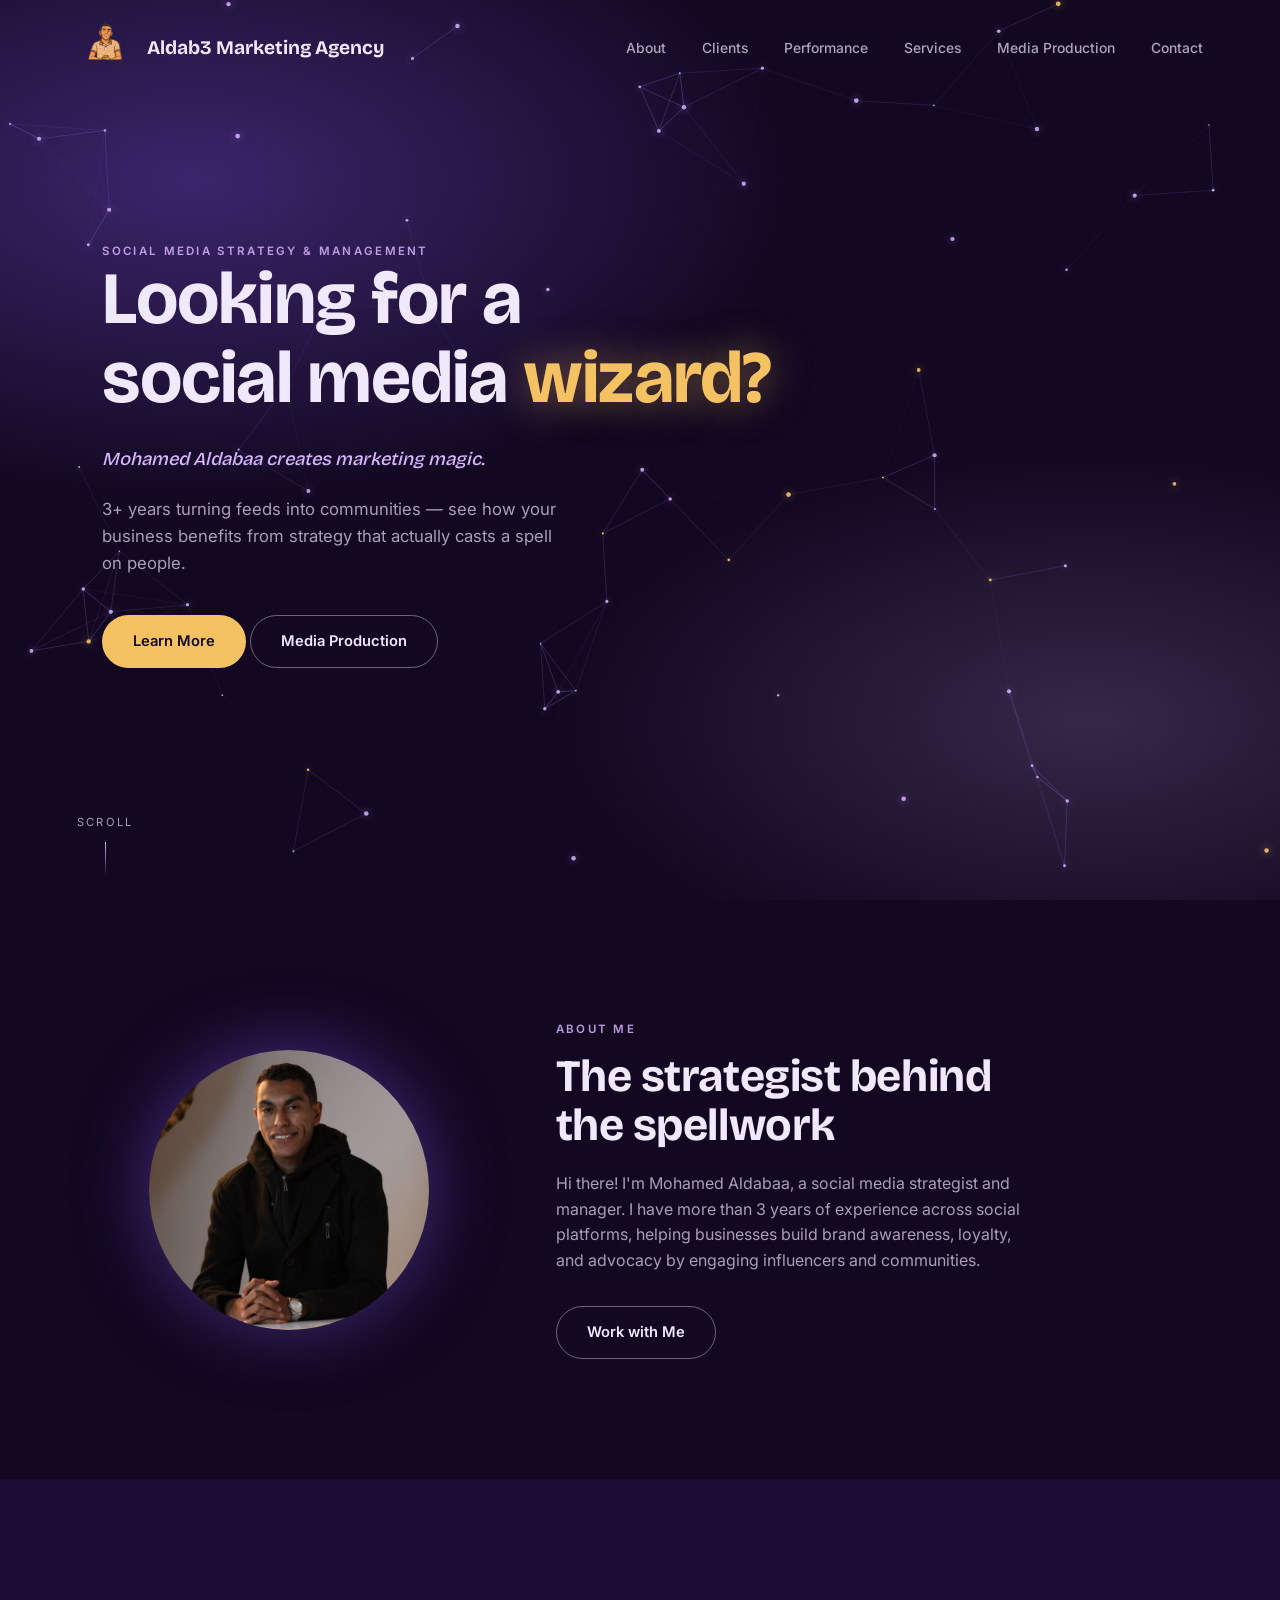
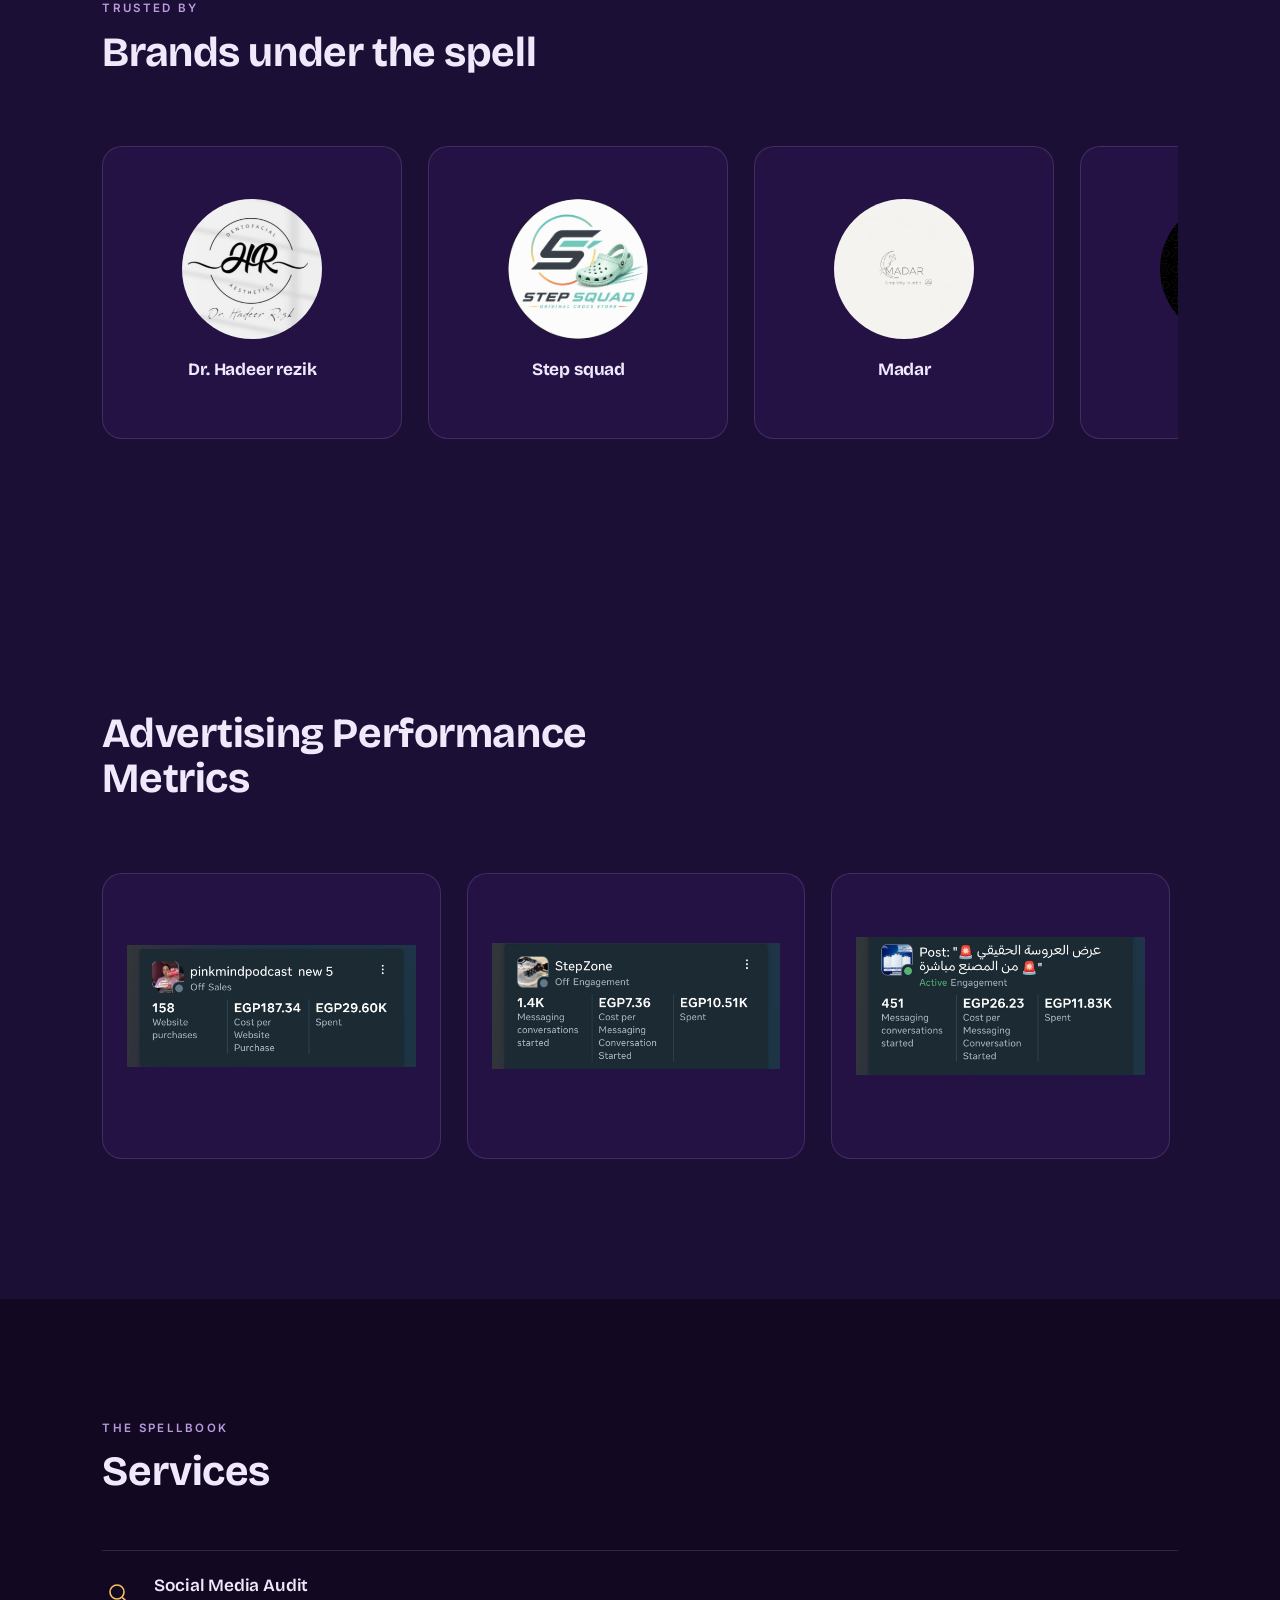
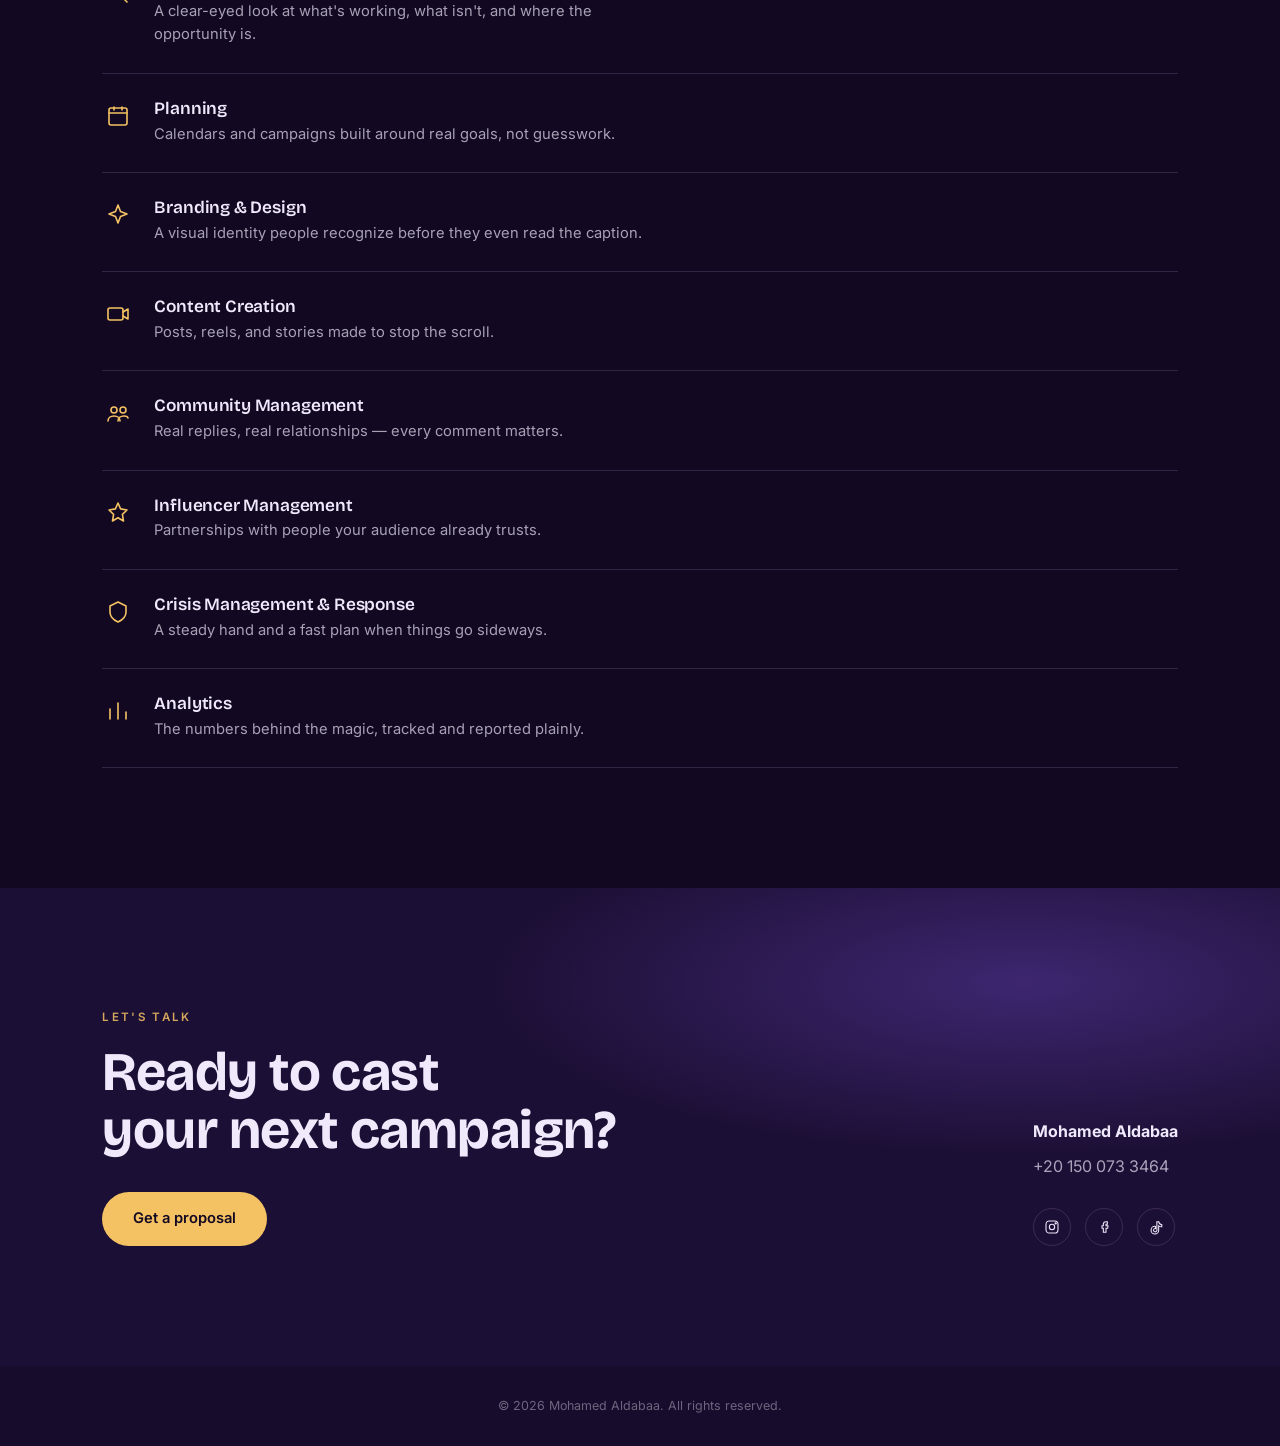
<file: index.html>
<!DOCTYPE html>
<html lang="en">
<head>
<meta charset="UTF-8">
<meta name="viewport" content="width=device-width, initial-scale=1.0">
<title>Aldab3 Marketing Agency</title>
<link rel="preconnect" href="https://fonts.googleapis.com">
<link rel="preconnect" href="https://fonts.gstatic.com" crossorigin>
<link href="https://fonts.googleapis.com/css2?family=Bricolage+Grotesque:opsz,wght@12..96,400;12..96,500;12..96,600;12..96,700;12..96,800&family=Inter:wght@400;500;600;700&display=swap" rel="stylesheet">
<link rel="stylesheet" href="style.css">
</head>
<body>

<nav id="navbar">
  <a href="#top" class="nav-brand">
    <img src="./images/Adobe Express - file.png" alt="Aldab3 Marketing Agency logo" class="nav-logo">
    <span class="nav-name">Aldab3 Marketing Agency</span>
  </a>

  <button class="nav-toggle" id="navToggle" aria-label="Open menu" aria-expanded="false">
    <span></span><span></span><span></span>
  </button>

  <div class="nav-links" id="navLinks">
    <a href="#about">About</a>
    <a href="#clients">Clients</a>
    <a href="#Performance">Performance</a>
    <a href="#services">Services</a>
    <a href="dabaa-media-production.html">Media Production</a>
    <a href="#contact">Contact</a>
  </div>
</nav>

<!-- HERO -->
<section class="hero" id="top">
  <canvas id="constellation"></canvas>
  <div class="hero-inner">
    <div class="eyebrow">Social Media Strategy &amp; Management</div>
    <h1>Looking for a<br>social media <span class="glow">wizard?</span></h1>
    <p class="tagline">Mohamed Aldabaa creates marketing magic.</p>
    <p class="lede">3+ years turning feeds into communities — see how your business benefits from strategy that actually casts a spell on people.</p>
    <div class="hero-btn-row">
      <a href="#about" class="btn btn-gold">Learn More</a>
      <a href="dabaa-media-production.html" class="btn btn-outline">Media Production</a>
    </div>
  </div>
  <div class="scroll-cue">Scroll</div>
</section>

<!-- ABOUT -->
<section class="about" id="about">
  <div class="orb-wrap">
    <img class="about-portrait" src="./images/image.png" alt="Mohamed Aldabaa">
  </div>
  <div class="about-copy">
    <div class="eyebrow eyebrow-light">About Me</div>
    <h2>The strategist behind<br>the spellwork</h2>
    <p>Hi there! I'm Mohamed Aldabaa, a social media strategist and manager. I have more than 3 years of experience across social platforms, helping businesses build brand awareness, loyalty, and advocacy by engaging influencers and communities.</p>
    <a href="#contact" class="btn btn-outline">Work with Me</a>
  </div>
</section>

<!-- CLIENTS -->
<section class="clients" id="clients">
  <div class="section-head">
    <div class="eyebrow eyebrow-light">Trusted By</div>
    <h2>Brands under the spell</h2>
  </div>
  <div class="client-grid">
    <div class="client-card">
      <img class="client-mark" src="./images/1.jpeg" alt="Dr. Hadeer Rezik">
      <h3>Dr. Hadeer rezik</h3>
    </div>
    <div class="client-card">
      <img class="client-mark" src="./images/2.jpeg" alt="Step Squad">
      <h3>Step squad</h3>
    </div>
    <div class="client-card">
      <img class="client-mark" src="./images/3.jpeg" alt="Madar">
      <h3>Madar</h3>
    </div>
    <div class="client-card">
      <img class="client-mark" src="./images/4.jpeg" alt="Tie & Suit">
      <h3>Tie & suit</h3>
    </div>
    <div class="client-card">
      <img class="client-mark" src="./images/5.jpeg" alt="Step Zone">
      <h3>Step zone</h3>
    </div>
    <div class="client-card">
      <img class="client-mark" src="./images/6.jpeg" alt="Medbox">
      <h3>Medbox</h3>
    </div>
    <div class="client-card">
      <img class="client-mark" src="./images/7.jpeg" alt="Cake Magic">
      <h3>Cake magic</h3>
    </div>
    <div class="client-card">
      <img class="client-mark" src="./images/8.jpeg" alt="Yehia Mostafa Y&M">
      <h3>Yehia mostafa y&m</h3>
    </div>
    <div class="client-card">
      <img class="client-mark" src="./images/9.jpeg" alt="Veloura">
      <h3>Veloura</h3>
    </div>
    <div class="client-card">
      <img class="client-mark" src="./images/10.jpeg" alt="ابو سمرا">
      <h3>ابو سمرا</h3>
    </div>
    <div class="client-card">
      <img class="client-mark" src="./images/11.jpeg" alt="Dr. George Gamil">
      <h3>Dr. George gamil</h3>
    </div>
    <div class="client-card">
      <img class="client-mark" src="./images/12.jpeg" alt="العالمي للاطراف الصناعية">
      <h3>العالمي للاطراف الصناعية</h3>
    </div>
    <div class="client-card">
      <img class="client-mark" src="./images/13.jpeg" alt="مسمط الجامد">
      <h3>مسمط الجامد</h3>
    </div>
    <div class="client-card">
      <img class="client-mark" src="./images/14.jpeg" alt="Sobek Foam Mattress">
      <h3>Sobek foam mattress</h3>
    </div>
    <div class="client-card">
      <img class="client-mark" src="./images/15.jpeg" alt="Warshtna">
      <h3>Warshtna</h3>
    </div>
    <div class="client-card">
      <img class="client-mark" src="./images/16.jpeg" alt="Mimi Boutique">
      <h3>mimi boutiqua</h3>
    </div>
    <div class="client-card">
      <img class="client-mark" src="./images/17.jpeg" alt="مؤسسة الالفي">
      <h3>مؤسسة الالفي</h3>
    </div>
    <div class="client-card">
      <img class="client-mark" src="./images/18.jpeg" alt="Velvet">
      <h3>velvet</h3>
    </div>
    <div class="client-card">
      <img class="client-mark" src="./images/19.jpeg" alt="Arkadaşlar Showroom">
      <h3>Arkadaşlar Showroom</h3>
    </div>
    <div class="client-card">
      <img class="client-mark" src="./images/20.jpeg" alt="New House">
      <h3>new house</h3>
    </div>
    <div class="client-card">
      <img class="client-mark" src="./images/21.jpeg" alt="Little Boutique">
      <h3>little boutique</h3>
    </div>
    <div class="client-card">
      <img class="client-mark" src="./images/22.jpeg" alt="BlinKitchen">
      <h3>BlinKitchen</h3>
    </div>
  </div>
</section>

<!-- PERFORMANCE -->
<section class="Performance" id="Performance">
  <div class="section-head">
    <h2>Advertising Performance Metrics</h2>
  </div>
  <div class="Performance-grid">
    <div class="Performance-card"><img class="Performance-mark" src="./images/p1.jpeg" alt="Performance metric 1"></div>
    <div class="Performance-card"><img class="Performance-mark" src="./images/p2.jpeg" alt="Performance metric 2"></div>
    <div class="Performance-card"><img class="Performance-mark" src="./images/p3.jpeg" alt="Performance metric 3"></div>
    <div class="Performance-card"><img class="Performance-mark" src="./images/p4.jpeg" alt="Performance metric 4"></div>
    <div class="Performance-card"><img class="Performance-mark" src="./images/p5.jpeg" alt="Performance metric 5"></div>
    <div class="Performance-card"><img class="Performance-mark" src="./images/p6.jpeg" alt="Performance metric 6"></div>
    <div class="Performance-card"><img class="Performance-mark" src="./images/p7.jpeg" alt="Performance metric 7"></div>
    <div class="Performance-card"><img class="Performance-mark" src="./images/p8.jpeg" alt="Performance metric 8"></div>
    <div class="Performance-card"><img class="Performance-mark" src="./images/p9.jpeg" alt="Performance metric 9"></div>
    <div class="Performance-card"><img class="Performance-mark" src="./images/p10.jpeg" alt="Performance metric 10"></div>
  </div>
</section>

<!-- SERVICES -->
<section class="services" id="services">
  <div class="section-head">
    <div class="eyebrow eyebrow-light">The Spellbook</div>
    <h2>Services</h2>
  </div>
  <div class="service-list">
    <div class="service-row">
      <svg viewBox="0 0 24 24" fill="none" stroke-width="1.6" stroke-linecap="round" stroke-linejoin="round"><circle cx="11" cy="11" r="7"/><path d="M21 21l-4.3-4.3"/></svg>
      <div><h4>Social Media Audit</h4><p>A clear-eyed look at what's working, what isn't, and where the opportunity is.</p></div>
    </div>
    <div class="service-row">
      <svg viewBox="0 0 24 24" fill="none" stroke-width="1.6" stroke-linecap="round" stroke-linejoin="round"><rect x="3" y="4" width="18" height="17" rx="2"/><path d="M3 9h18M8 3v3M16 3v3"/></svg>
      <div><h4>Planning</h4><p>Calendars and campaigns built around real goals, not guesswork.</p></div>
    </div>
    <div class="service-row">
      <svg viewBox="0 0 24 24" fill="none" stroke-width="1.6" stroke-linecap="round" stroke-linejoin="round"><path d="M12 2l2.5 6.5L21 11l-6.5 2.5L12 20l-2.5-6.5L3 11l6.5-2.5L12 2z"/></svg>
      <div><h4>Branding &amp; Design</h4><p>A visual identity people recognize before they even read the caption.</p></div>
    </div>
    <div class="service-row">
      <svg viewBox="0 0 24 24" fill="none" stroke-width="1.6" stroke-linecap="round" stroke-linejoin="round"><rect x="2" y="6" width="15" height="12" rx="2"/><path d="M17 10l5-3v10l-5-3"/></svg>
      <div><h4>Content Creation</h4><p>Posts, reels, and stories made to stop the scroll.</p></div>
    </div>
    <div class="service-row">
      <svg viewBox="0 0 24 24" fill="none" stroke-width="1.6" stroke-linecap="round" stroke-linejoin="round"><circle cx="8" cy="9" r="3"/><circle cx="17" cy="9" r="3"/><path d="M2 20c0-3 2.5-5 6-5s6 2 6 5M12 20c0-3 2.5-5 6-5s3.5.7 4 2"/></svg>
      <div><h4>Community Management</h4><p>Real replies, real relationships — every comment matters.</p></div>
    </div>
    <div class="service-row">
      <svg viewBox="0 0 24 24" fill="none" stroke-width="1.6" stroke-linecap="round" stroke-linejoin="round"><path d="M12 2l2.6 5.9L21 9l-4.6 4.3L17.5 20 12 16.8 6.5 20l1.1-6.7L3 9l6.4-1.1z"/></svg>
      <div><h4>Influencer Management</h4><p>Partnerships with people your audience already trusts.</p></div>
    </div>
    <div class="service-row">
      <svg viewBox="0 0 24 24" fill="none" stroke-width="1.6" stroke-linecap="round" stroke-linejoin="round"><path d="M12 2l8 4v6c0 5-3.5 8-8 10-4.5-2-8-5-8-10V6l8-4z"/></svg>
      <div><h4>Crisis Management &amp; Response</h4><p>A steady hand and a fast plan when things go sideways.</p></div>
    </div>
    <div class="service-row">
      <svg viewBox="0 0 24 24" fill="none" stroke-width="1.6" stroke-linecap="round" stroke-linejoin="round"><path d="M4 20V10M12 20V4M20 20v-7"/></svg>
      <div><h4>Analytics</h4><p>The numbers behind the magic, tracked and reported plainly.</p></div>
    </div>
  </div>
</section>

<!-- CONTACT -->
<section class="contact" id="contact">
  <div class="contact-inner">
    <div>
      <div class="eyebrow eyebrow-gold">Let's Talk</div>
      <h2>Ready to cast<br>your next campaign?</h2>
      <a href="https://wa.me/201500733464" target="_blank" rel="noopener noreferrer" class="btn btn-gold">Get a proposal</a>
    </div>
    <div class="contact-details">
      <strong>Mohamed Aldabaa</strong>
      <a href="tel:+20 150 073 3464">+20 150 073 3464</a>
      <div class="social-row">
        <a href="https://www.instagram.com/aldab3_marketing_agency?igsh=czY4cTB5dm95azB4" target="_blank" rel="noopener noreferrer" aria-label="Instagram"><svg viewBox="0 0 24 24" fill="none" stroke-width="1.6"><rect x="3" y="3" width="18" height="18" rx="5"/><circle cx="12" cy="12" r="4"/><circle cx="17.5" cy="6.5" r="1"/></svg></a>
        <a href="https://www.facebook.com/Aldab3MarketingAgency" target="_blank" rel="noopener noreferrer" aria-label="Facebook"><svg viewBox="0 0 24 24" fill="none" stroke-width="1.6"><path d="M15 8h2V4h-2a4 4 0 00-4 4v2H9v4h2v6h4v-6h2.5l.5-4H15V8z"/></svg></a>
        <a href="https://www.tiktok.com/@mohamedaldab3elmarkter?_r=1&_t=ZS-97hzvZXTB9p" target="_blank" rel="noopener noreferrer" aria-label="TikTok"><svg viewBox="0 0 24 24" fill="none" stroke-width="1.6"><path d="M16 4c.5 2.5 2.2 4.3 4.7 4.6v3.1c-1.7.1-3.3-.4-4.7-1.4v6.4a5.7 5.7 0 11-5.7-5.7c.3 0 .6 0 .9.1v3.2a2.5 2.5 0 102.1 2.5V4h2.7z"/></svg></a>
      </div>
    </div>
  </div>
</section>

<footer>© 2026 Mohamed Aldabaa. All rights reserved.</footer>

<script>
  const nav = document.getElementById('navbar');
  window.addEventListener('scroll', () => {
    if(window.scrollY > 40){ nav.classList.add('scrolled'); }
    else{ nav.classList.remove('scrolled'); }
  });

  // Constellation network — the signature hero moment
  const canvas = document.getElementById('constellation');
  const ctx = canvas.getContext('2d');
  const reduceMotion = window.matchMedia('(prefers-reduced-motion: reduce)').matches;
  let w, h, points;

  function resize(){
    w = canvas.width = canvas.offsetWidth * devicePixelRatio;
    h = canvas.height = canvas.offsetHeight * devicePixelRatio;
  }

  function initPoints(){
    // fewer particles on small/mobile screens to keep things smooth
    const isMobile = canvas.offsetWidth < 700;
    const cap = isMobile ? 30 : 70;
    const count = Math.min(cap, Math.floor((canvas.offsetWidth * canvas.offsetHeight) / 16000));
    points = Array.from({length: count}, () => ({
      x: Math.random() * w,
      y: Math.random() * h,
      vx: (Math.random() - 0.5) * 0.25 * devicePixelRatio,
      vy: (Math.random() - 0.5) * 0.25 * devicePixelRatio,
      r: (Math.random() * 1.6 + 0.8) * devicePixelRatio,
      gold: Math.random() < 0.12
    }));
  }

  function draw(){
    ctx.clearRect(0, 0, w, h);
    const linkDist = 130 * devicePixelRatio;

    for(let i = 0; i < points.length; i++){
      const p = points[i];
      if(!reduceMotion){
        p.x += p.vx; p.y += p.vy;
        if(p.x < 0 || p.x > w) p.vx *= -1;
        if(p.y < 0 || p.y > h) p.vy *= -1;
      }
      for(let j = i + 1; j < points.length; j++){
        const q = points[j];
        const dx = p.x - q.x, dy = p.y - q.y;
        const dist = Math.sqrt(dx*dx + dy*dy);
        if(dist < linkDist){
          ctx.strokeStyle = `rgba(180,140,255,${(1 - dist/linkDist) * 0.35})`;
          ctx.lineWidth = 1 * devicePixelRatio;
          ctx.beginPath();
          ctx.moveTo(p.x, p.y);
          ctx.lineTo(q.x, q.y);
          ctx.stroke();
        }
      }
    }
    for(const p of points){
      ctx.beginPath();
      ctx.arc(p.x, p.y, p.r, 0, Math.PI * 2);
      ctx.fillStyle = p.gold ? 'rgba(245,194,99,0.9)' : 'rgba(216,180,255,0.85)';
      ctx.shadowBlur = 8 * devicePixelRatio;
      ctx.shadowColor = p.gold ? 'rgba(245,194,99,0.8)' : 'rgba(180,140,255,0.8)';
      ctx.fill();
    }
    if(!reduceMotion) requestAnimationFrame(draw);
  }

  function start(){
    resize();
    initPoints();
    draw();
  }
  window.addEventListener('resize', () => { resize(); initPoints(); if(reduceMotion) draw(); });
  start();
  const navToggle = document.getElementById('navToggle');
const navLinks = document.getElementById('navLinks');

navToggle.addEventListener('click', () => {
  const isOpen = navLinks.classList.toggle('open');
  navToggle.classList.toggle('open', isOpen);
  navToggle.setAttribute('aria-expanded', isOpen);
});

// close the menu after tapping a link
navLinks.querySelectorAll('a').forEach(link => {
  link.addEventListener('click', () => {
    navLinks.classList.remove('open');
    navToggle.classList.remove('open');
    navToggle.setAttribute('aria-expanded', 'false');
  });
});
</script>

</body>
</html>
</file>
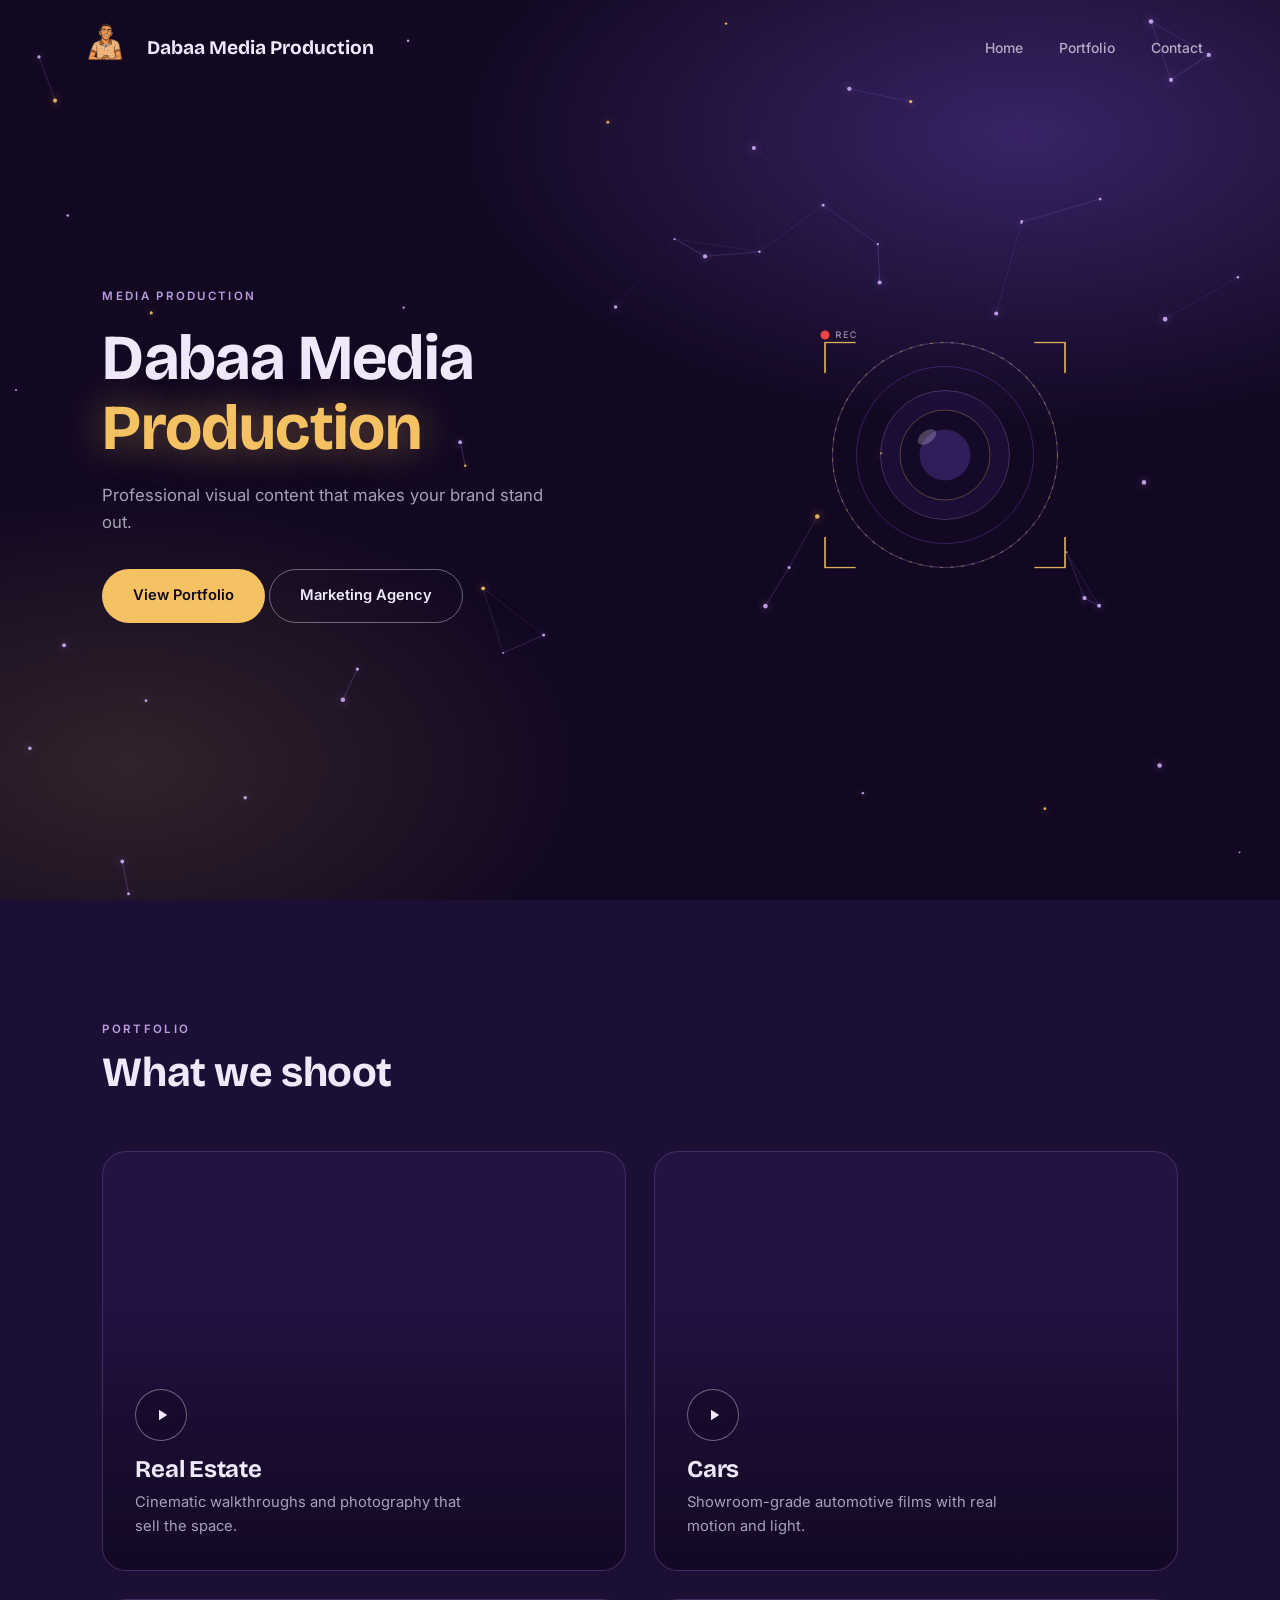
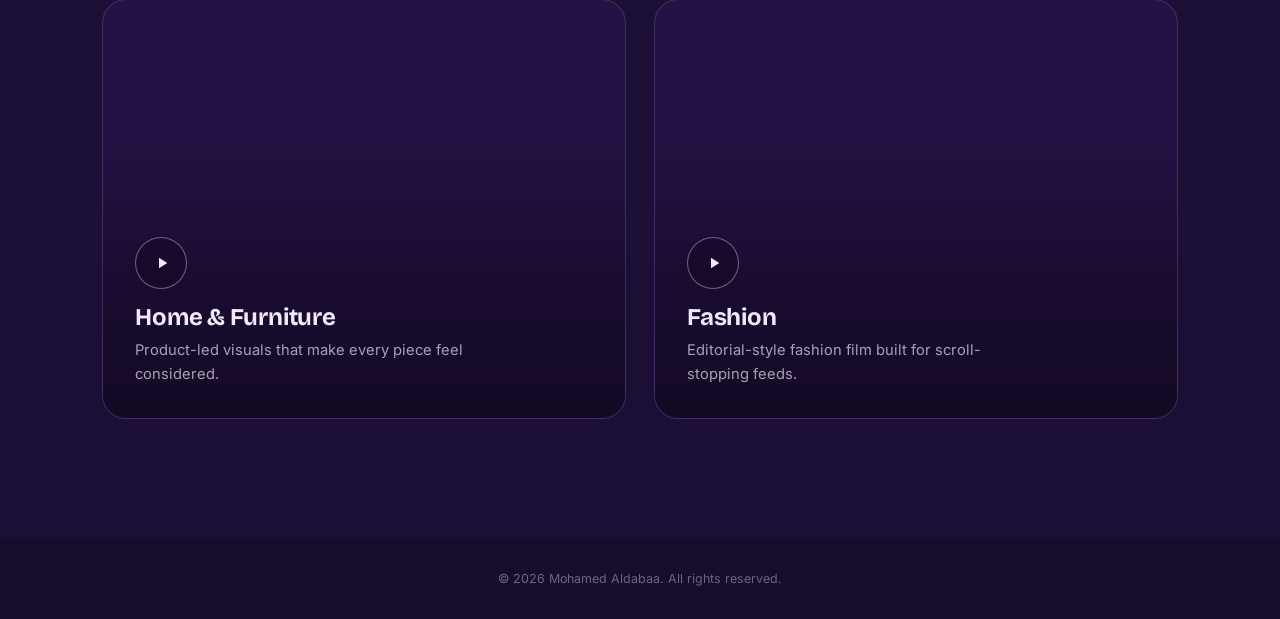
<file: dabaa-media-production.html>
<!DOCTYPE html>
<html lang="en">
<head>
<meta charset="UTF-8">
<meta name="viewport" content="width=device-width, initial-scale=1.0, viewport-fit=cover">
<title>Dabaa Media Production | Aldab3 Marketing Agency</title>
<meta name="description" content="Professional visual content that makes your brand stand out — real estate, cars, home & furniture, and fashion media production.">
<link rel="preconnect" href="https://fonts.googleapis.com">
<link rel="preconnect" href="https://fonts.gstatic.com" crossorigin>
<link href="https://fonts.googleapis.com/css2?family=Bricolage+Grotesque:opsz,wght@12..96,400;12..96,500;12..96,600;12..96,700;12..96,800&family=Inter:wght@400;500;600;700&display=swap" rel="stylesheet">
<link rel="stylesheet" href="style.css">
<link rel="stylesheet" href="dabaa-media.css">
</head>
<body>

<nav id="navbar">
  <a href="index.html" class="nav-brand">
    <img src="./images/Adobe Express - file.png" alt="Aldab3 Marketing Agency logo" class="nav-logo">
    <span class="nav-name">Dabaa Media Production</span>
  </a>

  <button class="nav-toggle" id="navToggle" aria-label="Open menu" aria-expanded="false">
    <span></span><span></span><span></span>
  </button>

  <div class="nav-links" id="navLinks">
    <a href="index.html">Home</a>
    <a href="#categories">Portfolio</a>
    <a href="index.html#contact">Contact</a>
  </div>
</nav>

<!-- MEDIA HERO -->
<section class="media-hero" id="top">
  <canvas id="constellation"></canvas>
  <div class="media-hero-grid">
    <div class="media-hero-copy">
      <div class="eyebrow">Media Production</div>
      <h1>Dabaa Media<br><span>Production</span></h1>
      <p class="lede">Professional visual content that makes your brand stand out.</p>
      <div class="hero-btn-row">
        <a href="#categories" class="btn btn-gold">View Portfolio</a>
        <a href="index.html" class="btn btn-outline">Marketing Agency</a>
      </div>
    </div>

    <div class="camera-stage" id="cameraStage" aria-hidden="true">
      <svg viewBox="0 0 400 400" fill="none">
        <!-- outer lens ring -->
        <g class="lens-ring lens-ring--outer">
          <circle cx="200" cy="200" r="150" stroke="rgba(216,180,255,0.25)" stroke-width="1.5"/>
          <circle cx="200" cy="200" r="150" stroke="rgba(245,194,99,0.35)" stroke-width="1.5" stroke-dasharray="4 10"/>
        </g>
        <!-- inner lens ring -->
        <g class="lens-ring lens-ring--inner">
          <circle cx="200" cy="200" r="118" stroke="rgba(138,92,246,0.4)" stroke-width="1"/>
        </g>
        <!-- aperture blades -->
        <g class="aperture-blade">
          <circle cx="200" cy="200" r="86" fill="rgba(36,18,69,0.6)" stroke="rgba(216,180,255,0.3)" stroke-width="1"/>
          <circle cx="200" cy="200" r="60" fill="rgba(18,8,33,0.7)" stroke="rgba(245,194,99,0.4)" stroke-width="1"/>
          <circle cx="200" cy="200" r="34" fill="rgba(138,92,246,0.25)"/>
        </g>
        <!-- lens glint -->
        <ellipse cx="176" cy="176" rx="14" ry="8" fill="rgba(239,233,251,0.25)" transform="rotate(-35 176 176)"/>
        <!-- focus brackets -->
        <g stroke="var(--gold)" stroke-width="2" stroke-linecap="round">
          <path class="focus-bracket focus-bracket--tl" d="M40 90 V50 H80"/>
          <path class="focus-bracket focus-bracket--tr" d="M320 50 H360 V90"/>
          <path class="focus-bracket focus-bracket--bl" d="M80 350 H40 V310"/>
          <path class="focus-bracket focus-bracket--br" d="M360 310 V350 H320"/>
        </g>
        <!-- rec indicator -->
        <g transform="translate(40,40)">
          <circle class="rec-dot" cx="0" cy="0" r="6" fill="#ef4444"/>
          <text x="14" y="4" fill="rgba(239,233,251,0.7)" font-family="Inter, sans-serif" font-size="12" letter-spacing="2">REC</text>
        </g>
        <!-- shutter flash -->
        <rect class="shutter-flash" x="0" y="0" width="400" height="400" rx="24"/>
      </svg>
    </div>
  </div>
</section>

<!-- CATEGORIES -->
<section class="media-categories" id="categories">
  <div class="section-head">
    <div class="eyebrow eyebrow-light">Portfolio</div>
    <h2>What we shoot</h2>
  </div>
  <div class="category-grid" id="categoryGrid">
    <!-- Cards are rendered from the `categories` data array in dabaa-media.js -->
  </div>
</section>

<footer>© 2026 Mohamed Aldabaa. All rights reserved.</footer>

<!-- VIDEO MODAL -->
<div class="video-modal" id="videoModal" role="dialog" aria-modal="true" aria-label="Category showreel">
  <div class="video-modal__frame">
    <button class="video-modal__close" id="videoModalClose" aria-label="Close video">
      <svg viewBox="0 0 24 24" fill="none" stroke-width="2" stroke-linecap="round"><path d="M6 6l12 12M18 6L6 18"/></svg>
    </button>
    <a class="video-modal__whatsapp" id="videoModalWhatsapp" href="javascript:void(0)">
      <svg viewBox="0 0 24 24"><path d="M12 2C6.5 2 2 6.5 2 12c0 1.8.5 3.5 1.3 5L2 22l5.2-1.3c1.4.8 3.1 1.3 4.8 1.3 5.5 0 10-4.5 10-10S17.5 2 12 2zm5.7 14.2c-.2.6-1.3 1.2-1.8 1.2-.5.1-1 .1-1.7-.1-.4-.1-.9-.3-1.5-.6-2.7-1.2-4.4-3.9-4.6-4.1-.1-.2-1.1-1.5-1.1-2.8 0-1.3.7-2 1-2.3.3-.3.6-.3.8-.3h.6c.2 0 .4 0 .6.5.2.5.7 1.8.8 1.9.1.1.1.3 0 .5-.1.2-.1.3-.3.5-.1.2-.3.4-.4.5-.2.2-.3.4-.1.7.2.3.9 1.4 1.9 2.3 1.3 1.1 2.4 1.5 2.7 1.7.3.1.5.1.7-.1.2-.2.8-.9 1-1.2.2-.3.4-.2.7-.1.3.1 1.7.8 2 1 .3.1.5.2.6.3.1.2.1.9-.1 1.5z"/></svg>
      Contact Us on WhatsApp
    </a>
    <video class="video-modal__video" id="videoModalPlayer" playsinline controls preload="none"></video>
  </div>
</div>

<script src="dabaa-media.js"></script>
<script>
  // Shared nav scroll + mobile menu behavior, identical to the main site.
  const nav = document.getElementById('navbar');
  window.addEventListener('scroll', () => {
    if(window.scrollY > 40){ nav.classList.add('scrolled'); }
    else{ nav.classList.remove('scrolled'); }
  });

  const navToggle = document.getElementById('navToggle');
  const navLinks = document.getElementById('navLinks');
  navToggle.addEventListener('click', () => {
    const isOpen = navLinks.classList.toggle('open');
    navToggle.classList.toggle('open', isOpen);
    navToggle.setAttribute('aria-expanded', isOpen);
  });
  navLinks.querySelectorAll('a').forEach(link => {
    link.addEventListener('click', () => {
      navLinks.classList.remove('open');
      navToggle.classList.remove('open');
      navToggle.setAttribute('aria-expanded', 'false');
    });
  });

  // Reuses the same signature constellation background as the homepage hero.
  const canvas = document.getElementById('constellation');
  const ctx = canvas.getContext('2d');
  const reduceMotion = window.matchMedia('(prefers-reduced-motion: reduce)').matches;
  let w, h, points;

  function resize(){
    w = canvas.width = canvas.offsetWidth * devicePixelRatio;
    h = canvas.height = canvas.offsetHeight * devicePixelRatio;
  }
  function initPoints(){
    const isMobile = canvas.offsetWidth < 700;
    const cap = isMobile ? 24 : 55;
    const count = Math.min(cap, Math.floor((canvas.offsetWidth * canvas.offsetHeight) / 18000));
    points = Array.from({length: count}, () => ({
      x: Math.random() * w,
      y: Math.random() * h,
      vx: (Math.random() - 0.5) * 0.22 * devicePixelRatio,
      vy: (Math.random() - 0.5) * 0.22 * devicePixelRatio,
      r: (Math.random() * 1.5 + 0.8) * devicePixelRatio,
      gold: Math.random() < 0.12
    }));
  }
  function draw(){
    ctx.clearRect(0, 0, w, h);
    const linkDist = 120 * devicePixelRatio;
    for(let i = 0; i < points.length; i++){
      const p = points[i];
      if(!reduceMotion){
        p.x += p.vx; p.y += p.vy;
        if(p.x < 0 || p.x > w) p.vx *= -1;
        if(p.y < 0 || p.y > h) p.vy *= -1;
      }
      for(let j = i + 1; j < points.length; j++){
        const q = points[j];
        const dx = p.x - q.x, dy = p.y - q.y;
        const dist = Math.sqrt(dx*dx + dy*dy);
        if(dist < linkDist){
          ctx.strokeStyle = `rgba(180,140,255,${(1 - dist/linkDist) * 0.3})`;
          ctx.lineWidth = 1 * devicePixelRatio;
          ctx.beginPath();
          ctx.moveTo(p.x, p.y);
          ctx.lineTo(q.x, q.y);
          ctx.stroke();
        }
      }
    }
    for(const p of points){
      ctx.beginPath();
      ctx.arc(p.x, p.y, p.r, 0, Math.PI * 2);
      ctx.fillStyle = p.gold ? 'rgba(245,194,99,0.9)' : 'rgba(216,180,255,0.85)';
      ctx.shadowBlur = 8 * devicePixelRatio;
      ctx.shadowColor = p.gold ? 'rgba(245,194,99,0.8)' : 'rgba(180,140,255,0.8)';
      ctx.fill();
    }
    if(!reduceMotion) requestAnimationFrame(draw);
  }
  function start(){ resize(); initPoints(); draw(); }
  window.addEventListener('resize', () => { resize(); initPoints(); if(reduceMotion) draw(); });
  start();
</script>

</body>
</html>
</file>
<file: style.css>
:root{
  --void:#120821;
  --void-soft:#1C0F35;
  --panel:#241245;
  --violet:#8A5CF6;
  --violet-deep:#6A3FD1;
  --orchid:#D8B4FF;
  --gold:#F5C263;
  --mist:#EFE9FB;
  --mist-dim:rgba(239,233,251,0.68);
  --hairline:rgba(216,180,255,0.16);
}

*{margin:0;padding:0;box-sizing:border-box;}
html{scroll-behavior:smooth;}

body{
  background:var(--void);
  color:var(--mist);
  font-family:'Inter', sans-serif;
  font-weight:400;
  line-height:1.6;
  overflow-x:hidden;
}

h1,h2,h3,h4{
  font-family:'Bricolage Grotesque', sans-serif;
  font-weight:700;
  line-height:1.08;
  letter-spacing:-0.01em;
  color:var(--mist);
}

a{color:inherit;text-decoration:none;}

.eyebrow{
  font-size:0.72rem;
  letter-spacing:0.2em;
  text-transform:uppercase;
  font-weight:600;
  color:var(--orchid);
  opacity:0.85;
}
.eyebrow-light{color:var(--orchid);}
.eyebrow-gold{color:var(--gold);}

.btn{
  display:inline-flex;
  align-items:center;
  gap:8px;
  padding:14px 30px;
  border-radius:100px;
  font-family:'Inter',sans-serif;
  font-weight:600;
  font-size:0.92rem;
  cursor:pointer;
  border:1.5px solid transparent;
  transition:transform 0.25s ease, box-shadow 0.25s ease, background 0.25s ease;
}
.btn:hover{transform:translateY(-2px);}
.btn-gold{
  background:var(--gold);
  color:var(--void);
}
.btn-gold:hover{box-shadow:0 12px 30px -8px rgba(245,194,99,0.55);}
.btn-outline{
  border-color:rgba(239,233,251,0.4);
  color:var(--mist);
}
.btn-outline:hover{background:var(--mist);color:var(--void);border-color:var(--mist);}

section{padding:120px 8vw;}
@media(max-width:720px){section{padding:80px 6vw;}}

/* ===== NAV ===== */
nav{
  position:fixed;
  top:0;left:0;right:0;
  z-index:100;
  display:flex;
  justify-content:space-between;
  align-items:center;
  padding:20px 6vw;
  background:rgba(18,8,33,0);
  transition:background 0.3s ease, box-shadow 0.3s ease, padding 0.3s ease;
}
nav.scrolled{
  background:rgba(18,8,33,0.88);
  backdrop-filter:blur(12px);
  box-shadow:0 1px 0 var(--hairline);
  padding:12px 6vw;
}
.nav-brand{
  display:flex;
  align-items:center;
  gap:14px;
  min-width:0; /* allows flex children to shrink instead of overflowing */
}
.nav-logo{
  height:56px;
  width:auto;
  object-fit:contain;
  flex-shrink:0;
}
.nav-name{
  font-family:'Bricolage Grotesque',sans-serif;
  font-weight:700;
  font-size:1.2rem;
  color:var(--mist);
  white-space:nowrap;
  overflow:hidden;
  text-overflow:ellipsis;
}
.nav-links{gap:36px;font-size:0.87rem;font-weight:500;display:none;}
.nav-links a{opacity:0.7;transition:opacity 0.2s;}
.nav-links a:hover{opacity:1;color:var(--orchid);}
@media(min-width:760px){.nav-links{display:flex;}}

@media(max-width:600px){
  .nav-logo{height:40px;}
  .nav-name{font-size:0.95rem;}
}

/* ===== HERO ===== */
.hero{
  position:relative;
  min-height:100vh;
  display:flex;
  flex-direction:column;
  justify-content:center;
  align-items:flex-start;
  padding-top:130px;
  background:
    radial-gradient(ellipse 80% 60% at 15% 20%, rgba(138,92,246,0.35), transparent 60%),
    radial-gradient(ellipse 70% 50% at 85% 80%, rgba(216,180,255,0.18), transparent 60%),
    var(--void);
  overflow:hidden;
}
#constellation{
  position:absolute;
  inset:0;
  width:100%;
  height:100%;
  z-index:1;
}
.hero-inner{
  position:relative;
  z-index:2;
  max-width:680px;
}
.hero h1{
  font-size:clamp(2.2rem,6vw,4.6rem);
  margin-bottom:26px;
}
.hero .glow{
  color:var(--gold);
  text-shadow:0 0 40px rgba(245,194,99,0.5);
}
.hero .tagline{
  font-family:'Bricolage Grotesque',sans-serif;
  font-weight:500;
  font-style:italic;
  font-size:1.15rem;
  color:var(--orchid);
  margin-bottom:22px;
}
.hero .lede{
  font-size:1.05rem;
  max-width:460px;
  color:var(--mist-dim);
  margin-bottom:38px;
}
.scroll-cue{
  position:absolute;
  bottom:24px;
  left:6vw;
  z-index:2;
  font-size:0.7rem;
  letter-spacing:0.2em;
  text-transform:uppercase;
  color:var(--mist-dim);
}
.scroll-cue::after{
  content:"";
  display:block;
  width:1px;height:34px;
  background:linear-gradient(var(--orchid),transparent);
  margin:10px auto 0;
}
@media(max-width:600px){
  .hero{padding-top:110px;}
  .scroll-cue{display:none;} /* saves vertical space on short mobile screens */
}

/* ===== DIVIDER STRIP ===== */
.divider-strip{
  padding:34px 8vw;
  display:flex;
  flex-wrap:wrap;
  justify-content:center;
  align-items:center;
  gap:18px;
  background:var(--void-soft);
  border-top:1px solid var(--hairline);
  border-bottom:1px solid var(--hairline);
  font-family:'Bricolage Grotesque',sans-serif;
  font-weight:600;
  font-size:0.85rem;
  letter-spacing:0.06em;
  text-transform:uppercase;
  color:var(--mist-dim);
}
.divider-strip i{color:var(--violet);font-style:normal;opacity:0.7;}
.divider-strip:empty{display:none;} /* collapses the bar when there's no content in it */

/* ===== ABOUT ===== */
.about{
  display:grid;
  grid-template-columns:0.75fr 1.25fr;
  gap:80px;
  align-items:center;
}
@media(max-width:900px){.about{grid-template-columns:1fr;gap:48px;}}

.orb-wrap{display:flex;justify-content:center;}

.about-portrait{
  width:280px;
  height:280px;
  border-radius:50%;
  object-fit:cover;
  box-shadow:0 0 80px -10px rgba(138,92,246,0.6), 0 30px 60px -20px rgba(0,0,0,0.5);
}
@media(max-width:600px){
  .about-portrait{width:200px;height:200px;}
}

.about-copy h2{font-size:clamp(1.8rem,3.6vw,2.8rem);margin:14px 0 22px;}
.about-copy p{max-width:480px;color:var(--mist-dim);margin-bottom:32px;}

/* ===== CLIENTS ===== */
.clients{background:var(--void-soft);}
.section-head{max-width:560px;margin-bottom:56px;}
.section-head h2{font-size:clamp(1.8rem,3.6vw,2.6rem);margin-top:12px;}

.client-grid{
  display:flex;
  gap:26px;
  overflow-x:auto;
  scroll-snap-type:x mandatory;
  padding:16px 4px 20px;
  -webkit-overflow-scrolling:touch;
  scrollbar-width:thin;
  scrollbar-color:var(--violet) var(--void-soft);
}
.client-grid::-webkit-scrollbar{height:8px;}
.client-grid::-webkit-scrollbar-track{background:var(--void-soft);border-radius:10px;}
.client-grid::-webkit-scrollbar-thumb{background:var(--violet);border-radius:10px;}

.client-card{
  flex:0 0 300px;
  scroll-snap-align:start;
  background:var(--panel);
  border:1px solid var(--hairline);
  border-radius:20px;
  padding:52px 32px;
  text-align:center;
  transition:transform 0.3s ease, box-shadow 0.3s ease, border-color 0.3s ease;
}
.client-card:hover{
  transform:translateY(-6px);
  border-color:rgba(216,180,255,0.4);
  box-shadow:0 24px 50px -20px rgba(138,92,246,0.45);
}

.client-mark{
  width:140px;
  height:140px;
  margin:0 auto 22px;
  border-radius:50%;
  object-fit:cover;
  display:block;
  background:linear-gradient(150deg,var(--violet),var(--violet-deep));
}
.client-card h3{font-size:1.08rem;margin-bottom:6px;}
.client-card p{font-size:0.85rem;color:var(--mist-dim);margin:0;}

@media(max-width:600px){
  .client-card{
    flex:0 0 78%;
    padding:36px 22px;
  }
  .client-mark{
    width:110px;
    height:110px;
  }
}

/* ===== PERFORMANCE ===== */
.Performance{background:var(--void-soft);}

.Performance-grid{
  display:flex;
  gap:26px;
  overflow-x:auto;
  scroll-snap-type:x mandatory;
  padding:16px 4px 20px;
  -webkit-overflow-scrolling:touch;
  scrollbar-width:thin;
  scrollbar-color:var(--violet) var(--void-soft);
}
.Performance-grid::-webkit-scrollbar{height:8px;}
.Performance-grid::-webkit-scrollbar-track{background:var(--void);border-radius:10px;}
.Performance-grid::-webkit-scrollbar-thumb{background:var(--violet);border-radius:10px;}

.Performance-card{
  flex:0 0 calc((100% - 52px) / 3);
  scroll-snap-align:start;
  background:var(--panel);
  border:1px solid var(--hairline);
  border-radius:20px;
  padding:24px;
  text-align:center;
  transition:transform 0.3s ease, box-shadow 0.3s ease, border-color 0.3s ease;
}
.Performance-card:hover{
  transform:translateY(-6px);
  border-color:rgba(216,180,255,0.4);
  box-shadow:0 24px 50px -20px rgba(138,92,246,0.45);
}
@media(max-width:900px){
  .Performance-card{flex:0 0 calc((100% - 26px) / 2);}
}
@media(max-width:600px){
  .Performance-card{flex:0 0 85%;padding:18px;}
}

.Performance-mark{
  width:100%;
  aspect-ratio:4/3;
  height:auto;
  margin:0 0 12px;
  border-radius:14px;
  object-fit:contain;
  background:var(--panel);
}
.Performance-card h3{font-size:1.08rem;margin-bottom:6px;}
.Performance-card p{font-size:0.85rem;color:var(--mist-dim);margin:0;}

/* ===== SERVICES ===== */
.service-list{
  display:flex;
  flex-direction:column;
}
.service-row{
  display:flex;
  align-items:flex-start;
  gap:24px;
  padding:26px 4px;
  border-bottom:1px solid var(--hairline);
}
.service-row:first-child{border-top:1px solid var(--hairline);}
.service-row svg{
  width:24px;height:24px;
  stroke:var(--gold);
  flex-shrink:0;
  margin-top:4px;
}
.service-row h4{font-size:1.08rem;font-weight:600;margin-bottom:4px;}
.service-row p{font-size:0.92rem;color:var(--mist-dim);max-width:520px;}

@media(max-width:600px){
  .service-row{gap:16px;padding:20px 2px;}
  .service-row svg{width:20px;height:20px;}
}

/* ===== CONTACT ===== */
.contact{
  background:
    radial-gradient(ellipse 70% 60% at 80% 20%, rgba(138,92,246,0.3), transparent 60%),
    var(--void-soft);
}
.contact-inner{
  display:flex;
  justify-content:space-between;
  align-items:flex-end;
  flex-wrap:wrap;
  gap:48px;
}
.contact h2{font-size:clamp(2rem,5vw,3.4rem);max-width:560px;margin:16px 0 32px;}
.contact-details{display:flex;flex-direction:column;gap:10px;font-size:1rem;}
.contact-details a{color:var(--mist-dim);}
.contact-details a:hover{color:var(--orchid);}
.contact-details .handle{color:var(--mist-dim);opacity:0.7;}
.social-row{display:flex;gap:14px;margin-top:18px;}
.social-row a{
  width:38px;height:38px;
  border:1.5px solid var(--hairline);
  border-radius:50%;
  display:flex;align-items:center;justify-content:center;
  transition:background 0.2s ease, border-color 0.2s ease;
}
.social-row a:hover{background:var(--orchid);border-color:var(--orchid);}
.social-row a:hover svg{stroke:var(--void);}
.social-row svg{width:16px;height:16px;stroke:var(--mist);transition:stroke 0.2s ease;}

footer{
  padding:30px 8vw;
  text-align:center;
  font-size:0.78rem;
  color:var(--mist-dim);
  opacity:0.6;
  background:var(--void-soft);
}

@media(prefers-reduced-motion:reduce){
  html{scroll-behavior:auto;}
}
.nav-toggle{
  display:flex;
  flex-direction:column;
  justify-content:center;
  gap:5px;
  width:28px;height:22px;
  background:none;
  border:none;
  cursor:pointer;
  padding:0;
}
.nav-toggle span{
  display:block;
  height:2px;
  width:100%;
  background:var(--mist);
  border-radius:2px;
  transition:transform 0.25s ease, opacity 0.25s ease;
}
.nav-toggle.open span:nth-child(1){transform:translateY(7px) rotate(45deg);}
.nav-toggle.open span:nth-child(2){opacity:0;}
.nav-toggle.open span:nth-child(3){transform:translateY(-7px) rotate(-45deg);}

.nav-links{
  gap:36px;
  font-size:0.87rem;
  font-weight:500;
  display:none;
}
@media(min-width:760px){
  .nav-links{display:flex;}
  .nav-toggle{display:none;}
}

/* mobile dropdown state */
@media(max-width:759px){
  .nav-links{
    position:fixed;
    top:0; right:0;
    height:100vh;
    width:70%;
    max-width:300px;
    background:var(--void-soft);
    flex-direction:column;
    align-items:flex-start;
    justify-content:center;
    gap:28px;
    padding:40px;
    transform:translateX(100%);
    transition:transform 0.3s ease;
    box-shadow:-10px 0 40px rgba(0,0,0,0.4);
  }
  .nav-links.open{
    display:flex;
    transform:translateX(0);
  }
  .nav-links a{font-size:1.1rem;}
}
</file>
<file: dabaa-media.css>
/* =========================================================
   DABAA MEDIA PRODUCTION — page-specific styles
   Reuses the exact tokens defined in style.css (:root vars,
   fonts, .btn, .eyebrow, section rhythm). Do not redefine
   colors/fonts here — only new layout/components live in
   this file so the base theme stays the single source of truth.
   ========================================================= */

/* ===== MEDIA HERO ===== */
.media-hero{
  position:relative;
  min-height:100vh;
  display:flex;
  align-items:center;
  padding-top:130px;
  overflow:hidden;
  background:
    radial-gradient(ellipse 75% 55% at 80% 15%, rgba(138,92,246,0.32), transparent 60%),
    radial-gradient(ellipse 60% 50% at 10% 85%, rgba(245,194,99,0.14), transparent 60%),
    var(--void);
}

.media-hero-grid{
  position:relative;
  z-index:2;
  width:100%;
  display:grid;
  grid-template-columns:1.1fr 0.9fr;
  gap:40px;
  align-items:center;
}
@media(max-width:900px){
  .media-hero-grid{grid-template-columns:1fr;gap:56px;}
}

.media-hero-copy{max-width:560px;}
.media-hero h1{
  font-size:clamp(2.1rem,5.4vw,4rem);
  margin:18px 0 20px;
}
.media-hero h1 span{
  color:var(--gold);
  text-shadow:0 0 40px rgba(245,194,99,0.5);
}
.media-hero .lede{
  font-size:1.05rem;
  max-width:460px;
  color:var(--mist-dim);
  margin-bottom:34px;
}

/* --- camera visual stage --- */
.camera-stage{
  position:relative;
  aspect-ratio:1/1;
  max-width:460px;
  margin:0 auto;
  will-change:transform;
}
.camera-stage svg{width:100%;height:100%;display:block;overflow:visible;}

.lens-ring{
  transform-origin:center;
  transform-box:fill-box;
}
.lens-ring--outer{animation:lens-rotate 22s linear infinite;}
.lens-ring--inner{animation:lens-rotate-rev 16s linear infinite;}
@keyframes lens-rotate{from{transform:rotate(0deg);}to{transform:rotate(360deg);}}
@keyframes lens-rotate-rev{from{transform:rotate(360deg);}to{transform:rotate(0deg);}}

.aperture-blade{
  transform-origin:center;
  transform-box:fill-box;
  animation:aperture-breathe 4.5s ease-in-out infinite;
}
@keyframes aperture-breathe{
  0%,100%{transform:scale(1);}
  50%{transform:scale(0.88);}
}

.rec-dot{animation:rec-pulse 1.6s ease-in-out infinite;}
@keyframes rec-pulse{
  0%,100%{opacity:1;}
  50%{opacity:0.35;}
}

.focus-bracket{
  opacity:0;
  animation:bracket-in 1.1s ease forwards;
}
.focus-bracket--tl{animation-delay:0.15s;}
.focus-bracket--tr{animation-delay:0.28s;}
.focus-bracket--bl{animation-delay:0.41s;}
.focus-bracket--br{animation-delay:0.54s;}
@keyframes bracket-in{
  from{opacity:0;transform:scale(1.14);}
  to{opacity:0.9;transform:scale(1);}
}

.shutter-flash{
  fill:var(--mist);
  opacity:0;
  animation:shutter-flash 5s ease-in-out infinite;
}
@keyframes shutter-flash{
  0%,92%,100%{opacity:0;}
  94%{opacity:0.35;}
  96%{opacity:0;}
}

@media(prefers-reduced-motion:reduce){
  .lens-ring--outer,.lens-ring--inner,.aperture-blade,.rec-dot,.shutter-flash{animation:none;}
  .focus-bracket{opacity:0.9;animation:none;}
}

/* ===== CATEGORIES ===== */
.media-categories{background:var(--void-soft);}

.category-grid{
  display:grid;
  grid-template-columns:1fr 1fr;
  gap:28px;
}
@media(max-width:820px){
  .category-grid{grid-template-columns:1fr;}
}

.category-card{
  position:relative;
  min-height:420px;
  border-radius:24px;
  overflow:hidden;
  cursor:pointer;
  border:1px solid var(--hairline);
  background:var(--panel);
  isolation:isolate;
  transition:transform 0.4s cubic-bezier(.2,.8,.2,1), border-color 0.4s ease, box-shadow 0.4s ease;
}
.category-card:hover,
.category-card:focus-visible{
  transform:translateY(-6px);
  border-color:rgba(216,180,255,0.45);
  box-shadow:0 30px 70px -24px rgba(138,92,246,0.5);
  outline:none;
}

.category-card__media{
  position:absolute;
  inset:0;
  background-size:cover;
  background-position:center;
  transform:scale(1.02);
  transition:transform 0.7s cubic-bezier(.2,.8,.2,1);
}
.category-card:hover .category-card__media,
.category-card:focus-visible .category-card__media{
  transform:scale(1.1);
}

/* placeholder gradient stand-in until real thumbnails are wired up via CONFIG.categories[].thumbnailUrl */
.category-card__media--placeholder{
  background:
    radial-gradient(ellipse 90% 70% at 30% 20%, rgba(138,92,246,0.55), transparent 60%),
    radial-gradient(ellipse 70% 60% at 80% 90%, rgba(245,194,99,0.25), transparent 60%),
    linear-gradient(160deg,var(--panel),var(--void-soft));
}
.category-card__icon{
  position:absolute;
  inset:0;
  display:flex;
  align-items:center;
  justify-content:center;
  z-index:1;
}
.category-card__icon svg{
  width:72px;height:72px;
  stroke:rgba(239,233,251,0.22);
  fill:none;
  stroke-width:1.2;
  transition:transform 0.5s ease, stroke 0.5s ease;
}
.category-card:hover .category-card__icon svg{
  stroke:rgba(216,180,255,0.4);
  transform:scale(1.08);
}

.category-card__overlay{
  position:absolute;
  inset:0;
  background:linear-gradient(180deg, rgba(18,8,33,0) 30%, rgba(18,8,33,0.55) 65%, rgba(18,8,33,0.94) 100%);
  z-index:2;
}

.category-card__content{
  position:absolute;
  left:0;right:0;bottom:0;
  z-index:3;
  padding:32px;
}
.category-card__content h3{
  font-size:1.5rem;
  margin-bottom:8px;
  display:flex;
  align-items:center;
  gap:10px;
}
.category-card__content p{
  font-size:0.92rem;
  color:var(--mist-dim);
  max-width:340px;
}
.category-card__play{
  width:52px;height:52px;
  border-radius:50%;
  border:1.5px solid rgba(239,233,251,0.4);
  display:flex;align-items:center;justify-content:center;
  margin-bottom:16px;
  background:rgba(18,8,33,0.35);
  backdrop-filter:blur(6px);
  transition:background 0.3s ease, border-color 0.3s ease, transform 0.3s ease;
}
.category-card:hover .category-card__play{
  background:var(--gold);
  border-color:var(--gold);
  transform:scale(1.06);
}
.category-card__play svg{
  width:18px;height:18px;
  fill:var(--mist);
  transition:fill 0.3s ease;
  margin-left:2px;
}
.category-card:hover .category-card__play svg{fill:var(--void);}

@media(max-width:600px){
  .category-card{min-height:340px;}
  .category-card__content{padding:22px;}
  .category-card__content h3{font-size:1.25rem;}
}

/* ===== VIDEO MODAL ===== */
.video-modal{
  position:fixed;
  inset:0;
  z-index:1000;
  display:flex;
  align-items:center;
  justify-content:center;
  padding:env(safe-area-inset-top,0) env(safe-area-inset-right,0) env(safe-area-inset-bottom,0) env(safe-area-inset-left,0);
  background:rgba(9,4,17,0.92);
  backdrop-filter:blur(10px);
  opacity:0;
  visibility:hidden;
  transition:opacity 0.35s ease, visibility 0.35s ease;
}
.video-modal.is-open{opacity:1;visibility:visible;}

.video-modal__frame{
  position:relative;
  width:min(94vw,1200px);
  max-height:88vh;
  aspect-ratio:16/9;
  border-radius:18px;
  overflow:hidden;
  background:#000;
  box-shadow:0 40px 100px -30px rgba(0,0,0,0.7), 0 0 0 1px var(--hairline);
  transform:scale(0.94) translateY(18px);
  transition:transform 0.4s cubic-bezier(.2,.8,.2,1);
}
.video-modal.is-open .video-modal__frame{transform:scale(1) translateY(0);}

@media(max-width:720px){
  .video-modal__frame{
    width:100vw;
    max-height:100vh;
    height:100vh;
    aspect-ratio:auto;
    border-radius:0;
  }
}

.video-modal__video{
  width:100%;
  height:100%;
  display:block;
  object-fit:contain;
  background:#000;
}

.video-modal__close{
  position:absolute;
  top:18px;right:18px;
  z-index:5;
  width:44px;height:44px;
  border-radius:50%;
  border:1.5px solid rgba(239,233,251,0.35);
  background:rgba(18,8,33,0.55);
  backdrop-filter:blur(8px);
  display:flex;align-items:center;justify-content:center;
  cursor:pointer;
  transition:background 0.25s ease, transform 0.25s ease;
}
.video-modal__close:hover{background:var(--gold);transform:rotate(90deg);}
.video-modal__close svg{width:18px;height:18px;stroke:var(--mist);transition:stroke 0.25s ease;}
.video-modal__close:hover svg{stroke:var(--void);}

.video-modal__whatsapp{
  position:absolute;
  top:18px;
  left:18px;
  z-index:5;
  display:inline-flex;
  align-items:center;
  gap:10px;
  padding:12px 20px;
  border-radius:100px;
  background:var(--gold);
  color:var(--void);
  font-family:'Inter',sans-serif;
  font-weight:600;
  font-size:0.86rem;
  text-decoration:none;
  box-shadow:0 12px 30px -8px rgba(245,194,99,0.55);
  transition:transform 0.25s ease;
}
.video-modal__whatsapp:hover{transform:translateY(-2px);}
.video-modal__whatsapp svg{width:16px;height:16px;fill:var(--void);}

@media(max-width:600px){
  .video-modal__close{top:calc(env(safe-area-inset-top,0) + 14px);right:14px;width:40px;height:40px;}
  .video-modal__whatsapp{
    top:auto;
    bottom:calc(env(safe-area-inset-bottom,0) + 20px);
    left:50%;
    transform:translateX(-50%);
    white-space:nowrap;
  }
  .video-modal__whatsapp:hover{transform:translateX(-50%) translateY(-2px);}
}

.video-modal__loading{
  position:absolute;
  inset:0;
  display:flex;
  align-items:center;
  justify-content:center;
  color:var(--mist-dim);
  font-size:0.85rem;
  letter-spacing:0.08em;
  text-transform:uppercase;
  z-index:1;
}

body.modal-lock{overflow:hidden;height:100%;}
</file>
